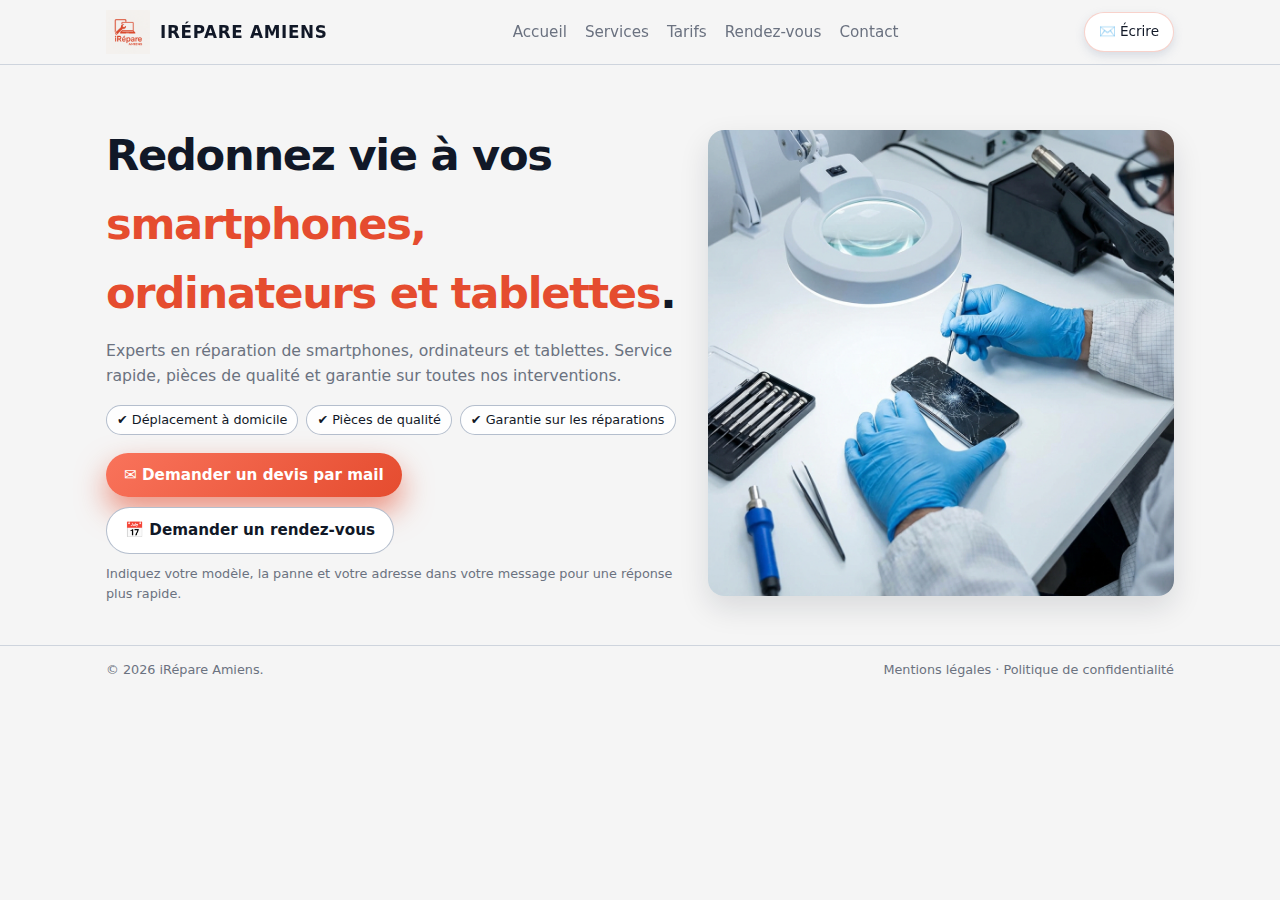
<file: index.html>
<!DOCTYPE html>
<html lang="fr">
<head>
  <meta charset="UTF-8">
  <title>iRépare Amiens - Accueil</title>
  <meta name="viewport" content="width=device-width, initial-scale=1">
  <meta name="description" content="Redonnez vie à vos appareils : réparation de smartphones, ordinateurs et tablettes à Amiens.">
  <link rel="stylesheet" href="style.css">
</head>
<body>

<header>
  <div class="container">
    <nav class="nav">
      <div class="logo-area">
        <img src="images/logo-irepare.png" alt="Logo iRépare Amiens" class="logo-img">
        <div class="logo-text">iRépare Amiens</div>
      </div>

      <button class="nav-toggle" aria-label="Basculer le menu">
        <div class="nav-toggle-box">
          <div class="nav-toggle-line"></div>
          <div class="nav-toggle-line"></div>
          <div class="nav-toggle-line"></div>
        </div>
      </button>

      <div class="nav-links">
        <a href="index.html">Accueil</a>
        <a href="services.html">Services</a>
        <a href="tarifs.html">Tarifs</a>
        <a href="rdv.html">Rendez-vous</a>
        <a href="contact.html">Contact</a>
      </div>

      <a class="btn-nav" href="mailto:irepare.amiens@gmail.com">✉️ Écrire</a>
    </nav>
  </div>
</header>

<main>
  <div class="container hero">
    <div class="hero-grid">
      <div>
        <h1>Redonnez vie à vos <span>smartphones, ordinateurs et tablettes</span>.</h1>
        <p class="hero-subtitle">
          Experts en réparation de smartphones, ordinateurs et tablettes. Service rapide,
          pièces de qualité et garantie sur toutes nos interventions.
        </p>

        <div class="hero-badges">
          <div class="hero-badge">✔ Déplacement à domicile</div>
          <div class="hero-badge">✔ Pièces de qualité</div>
          <div class="hero-badge">✔ Garantie sur les réparations</div>
        </div>

        <div class="hero-actions">
          <a class="btn btn-primary" href="mailto:irepare.amiens@gmail.com?subject=Demande%20de%20devis%20iRépare%20Amiens">
            ✉ Demander un devis par mail
          </a>
          <a class="btn btn-secondary" href="rdv.html">
            📅 Demander un rendez-vous
          </a>
        </div>

        <p class="hero-note">
          Indiquez votre modèle, la panne et votre adresse dans votre message pour une réponse plus rapide.
        </p>
      </div>

      <div class="hero-image">
        <img src="images/reparation-smartphone.jpg" alt="Technicien réparant un smartphone sur un établi.">
      </div>
    </div>
  </div>
</main>

<footer>
  <div class="container">
    <div class="footer-inner">
      <div>© <span id="year"></span> iRépare Amiens.</div>
      <div>Mentions légales · Politique de confidentialité</div>
    </div>
  </div>
  <script>
    // année
    document.getElementById('year').textContent = new Date().getFullYear();
    // menu mobile
    const nav = document.querySelector('.nav');
    const toggle = document.querySelector('.nav-toggle');
    if (toggle && nav) {
      toggle.addEventListener('click', () => {
        nav.classList.toggle('nav-open');
      });
    }
  </script>
</footer>

</body>
</html>
</file>
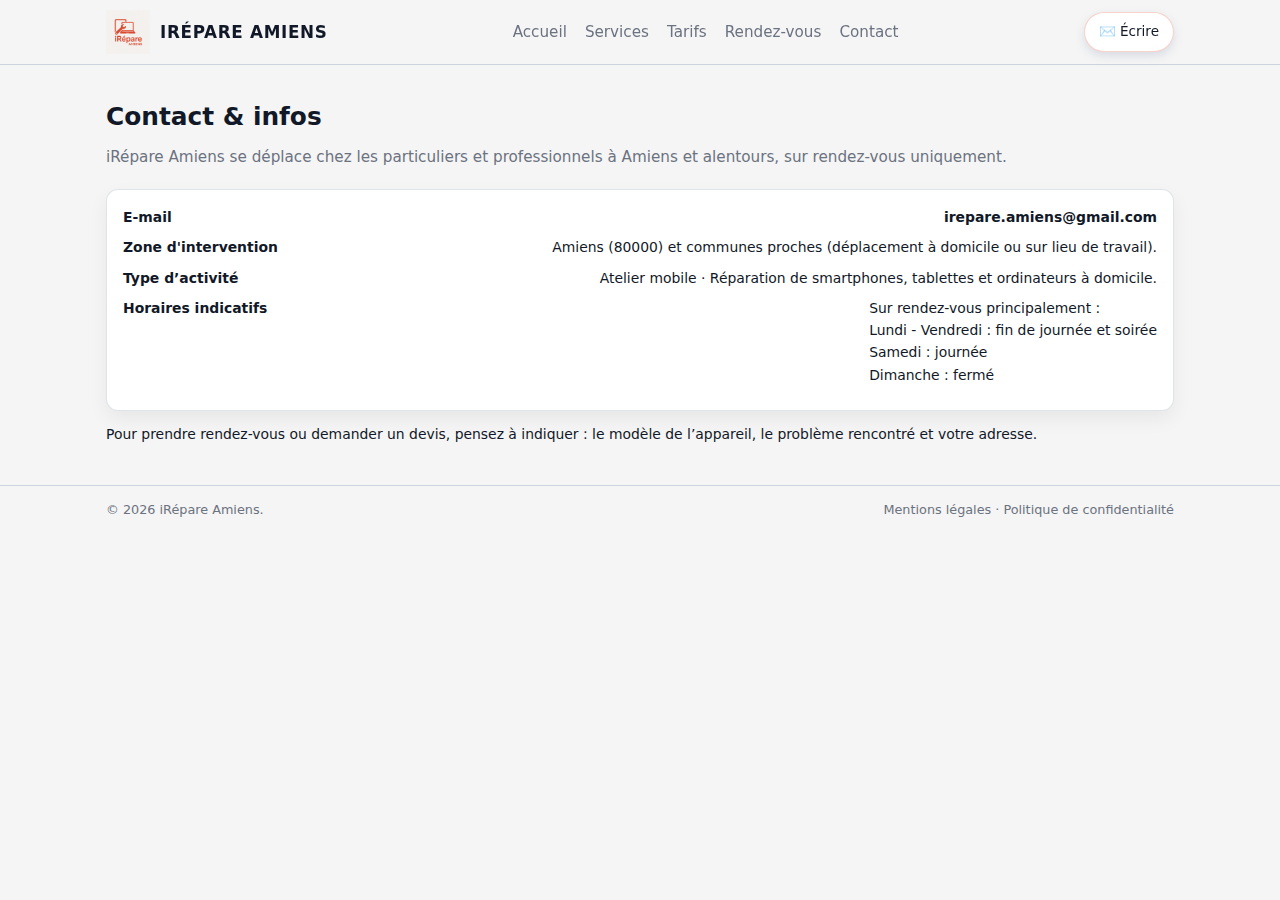
<file: contact.html>
<!DOCTYPE html>
<html lang="fr">
<head>
  <meta charset="UTF-8">
  <title>iRépare Amiens - Contact & Infos</title>
  <meta name="viewport" content="width=device-width, initial-scale=1">
  <link rel="stylesheet" href="style.css">
</head>
<body>

<header>
  <div class="container">
    <nav class="nav">
      <div class="logo-area">
        <img src="images/logo-irepare.png" alt="Logo iRépare Amiens" class="logo-img">
        <div class="logo-text">iRépare Amiens</div>
      </div>

      <button class="nav-toggle" aria-label="Basculer le menu">
        <div class="nav-toggle-box">
          <div class="nav-toggle-line"></div>
          <div class="nav-toggle-line"></div>
          <div class="nav-toggle-line"></div>
        </div>
      </button>

      <div class="nav-links">
        <a href="index.html">Accueil</a>
        <a href="services.html">Services</a>
        <a href="tarifs.html">Tarifs</a>
        <a href="rdv.html">Rendez-vous</a>
        <a href="contact.html">Contact</a>
      </div>

      <a class="btn-nav" href="mailto:irepare.amiens@gmail.com">✉️ Écrire</a>
    </nav>
  </div>
</header>

<main>
  <div class="container">
    <section>
      <h2>Contact & infos</h2>
      <p class="section-intro">
        iRépare Amiens se déplace chez les particuliers et professionnels à Amiens et alentours,
        sur rendez-vous uniquement.
      </p>

      <div class="contact-box">
        <div class="contact-row">
          <div class="contact-label">E-mail</div>
          <div>
            <a href="mailto:irepare.amiens@gmail.com"><strong>irepare.amiens@gmail.com</strong></a>
          </div>
        </div>
        <div class="contact-row">
          <div class="contact-label">Zone d'intervention</div>
          <div>
            Amiens (80000) et communes proches  
            (déplacement à domicile ou sur lieu de travail).
          </div>
        </div>
        <div class="contact-row">
          <div class="contact-label">Type d’activité</div>
          <div>
            Atelier mobile · Réparation de smartphones, tablettes et ordinateurs à domicile.
          </div>
        </div>
        <div class="contact-row">
          <div class="contact-label">Horaires indicatifs</div>
          <div>
            Sur rendez-vous principalement :<br>
            Lundi - Vendredi : fin de journée et soirée<br>
            Samedi : journée<br>
            Dimanche : fermé
          </div>
        </div>
      </div>

      <p style="margin-top:12px;font-size:0.87rem;">
        Pour prendre rendez-vous ou demander un devis, pensez à indiquer :  
        le modèle de l’appareil, le problème rencontré et votre adresse.
      </p>
    </section>
  </div>
</main>

<footer>
  <div class="container">
    <div class="footer-inner">
      <div>© <span id="year"></span> iRépare Amiens.</div>
      <div>Mentions légales · Politique de confidentialité</div>
    </div>
  </div>
  <script>
    // année
    document.getElementById('year').textContent = new Date().getFullYear();
    // menu mobile
    const nav = document.querySelector('.nav');
    const toggle = document.querySelector('.nav-toggle');
    if (toggle && nav) {
      toggle.addEventListener('click', () => {
        nav.classList.toggle('nav-open');
      });
    }
  </script>
</footer>

</body>
</html>
</file>
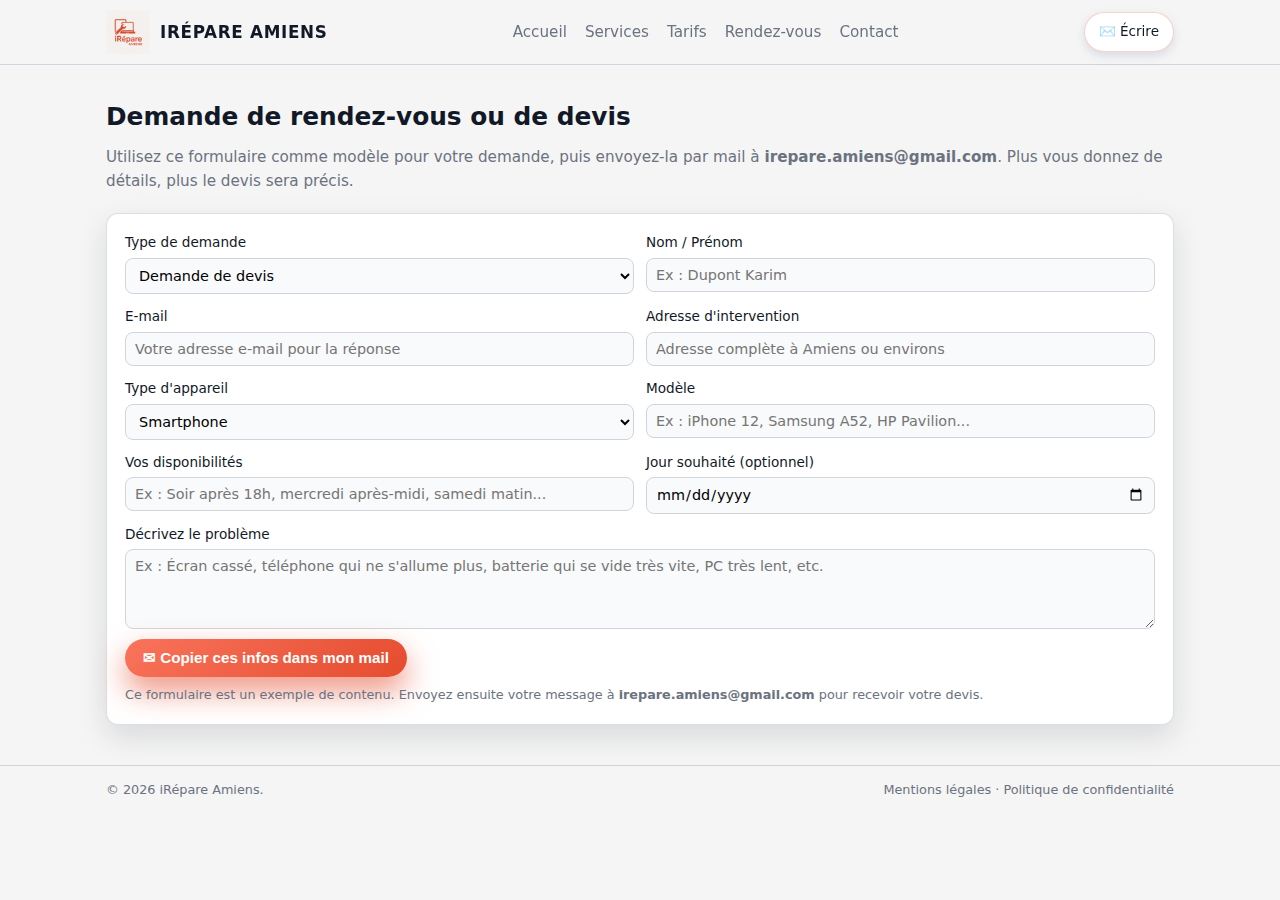
<file: rdv.html>
<!DOCTYPE html>
<html lang="fr">
<head>
  <meta charset="UTF-8">
  <title>iRépare Amiens - Rendez-vous & Devis</title>
  <meta name="viewport" content="width=device-width, initial-scale=1">
  <link rel="stylesheet" href="style.css">
</head>
<body>

<header>
  <div class="container">
    <nav class="nav">
      <div class="logo-area">
        <img src="images/logo-irepare.png" alt="Logo iRépare Amiens" class="logo-img">
        <div class="logo-text">iRépare Amiens</div>
      </div>

      <button class="nav-toggle" aria-label="Basculer le menu">
        <div class="nav-toggle-box">
          <div class="nav-toggle-line"></div>
          <div class="nav-toggle-line"></div>
          <div class="nav-toggle-line"></div>
        </div>
      </button>

      <div class="nav-links">
        <a href="index.html">Accueil</a>
        <a href="services.html">Services</a>
        <a href="tarifs.html">Tarifs</a>
        <a href="rdv.html">Rendez-vous</a>
        <a href="contact.html">Contact</a>
      </div>

      <a class="btn-nav" href="mailto:irepare.amiens@gmail.com">✉️ Écrire</a>
    </nav>
  </div>
</header>

<main>
  <div class="container">
    <section>
      <h2>Demande de rendez-vous ou de devis</h2>
      <p class="section-intro">
        Utilisez ce formulaire comme modèle pour votre demande, puis envoyez-la par mail à
        <strong><a href="mailto:irepare.amiens@gmail.com">irepare.amiens@gmail.com</a></strong>.
        Plus vous donnez de détails, plus le devis sera précis.
      </p>

      <div class="form-card">
        <form>
          <div class="form-grid">
            <div class="form-group">
              <label for="type-demande">Type de demande</label>
              <select id="type-demande">
                <option>Demande de devis</option>
                <option>Prise de rendez-vous à domicile</option>
                <option>Demande d'informations</option>
              </select>
            </div>
            <div class="form-group">
              <label for="nom">Nom / Prénom</label>
              <input id="nom" type="text" placeholder="Ex : Dupont Karim">
            </div>
            <div class="form-group">
              <label for="email">E-mail</label>
              <input id="email" type="email" placeholder="Votre adresse e-mail pour la réponse">
            </div>
            <div class="form-group">
              <label for="adresse">Adresse d'intervention</label>
              <input id="adresse" type="text" placeholder="Adresse complète à Amiens ou environs">
            </div>
            <div class="form-group">
              <label for="appareil">Type d'appareil</label>
              <select id="appareil">
                <option>Smartphone</option>
                <option>Tablette</option>
                <option>Ordinateur portable</option>
                <option>Ordinateur fixe</option>
                <option>Autre</option>
              </select>
            </div>
            <div class="form-group">
              <label for="modele">Modèle</label>
              <input id="modele" type="text" placeholder="Ex : iPhone 12, Samsung A52, HP Pavilion...">
            </div>
            <div class="form-group">
              <label for="disponibilites">Vos disponibilités</label>
              <input id="disponibilites" type="text" placeholder="Ex : Soir après 18h, mercredi après-midi, samedi matin...">
            </div>
            <div class="form-group">
              <label for="date">Jour souhaité (optionnel)</label>
              <input id="date" type="date">
            </div>
          </div>

          <div class="form-group" style="margin-top:10px;">
            <label for="probleme">Décrivez le problème</label>
            <textarea id="probleme" placeholder="Ex : Écran cassé, téléphone qui ne s'allume plus, batterie qui se vide très vite, PC très lent, etc."></textarea>
          </div>

          <div class="form-footer">
            <button type="button" class="btn btn-primary">
              ✉ Copier ces infos dans mon mail
            </button>
            <span>
              Ce formulaire est un exemple de contenu.  
              Envoyez ensuite votre message à <strong>irepare.amiens@gmail.com</strong> pour recevoir votre devis.
            </span>
          </div>
        </form>
      </div>
    </section>
  </div>
</main>

<footer>
  <div class="container">
    <div class="footer-inner">
      <div>© <span id="year"></span> iRépare Amiens.</div>
      <div>Mentions légales · Politique de confidentialité</div>
    </div>
  </div>
  <script>
    // année
    document.getElementById('year').textContent = new Date().getFullYear();
    // menu mobile
    const nav = document.querySelector('.nav');
    const toggle = document.querySelector('.nav-toggle');
    if (toggle && nav) {
      toggle.addEventListener('click', () => {
        nav.classList.toggle('nav-open');
      });
    }
  </script>
</footer>

</body>
</html>
</file>
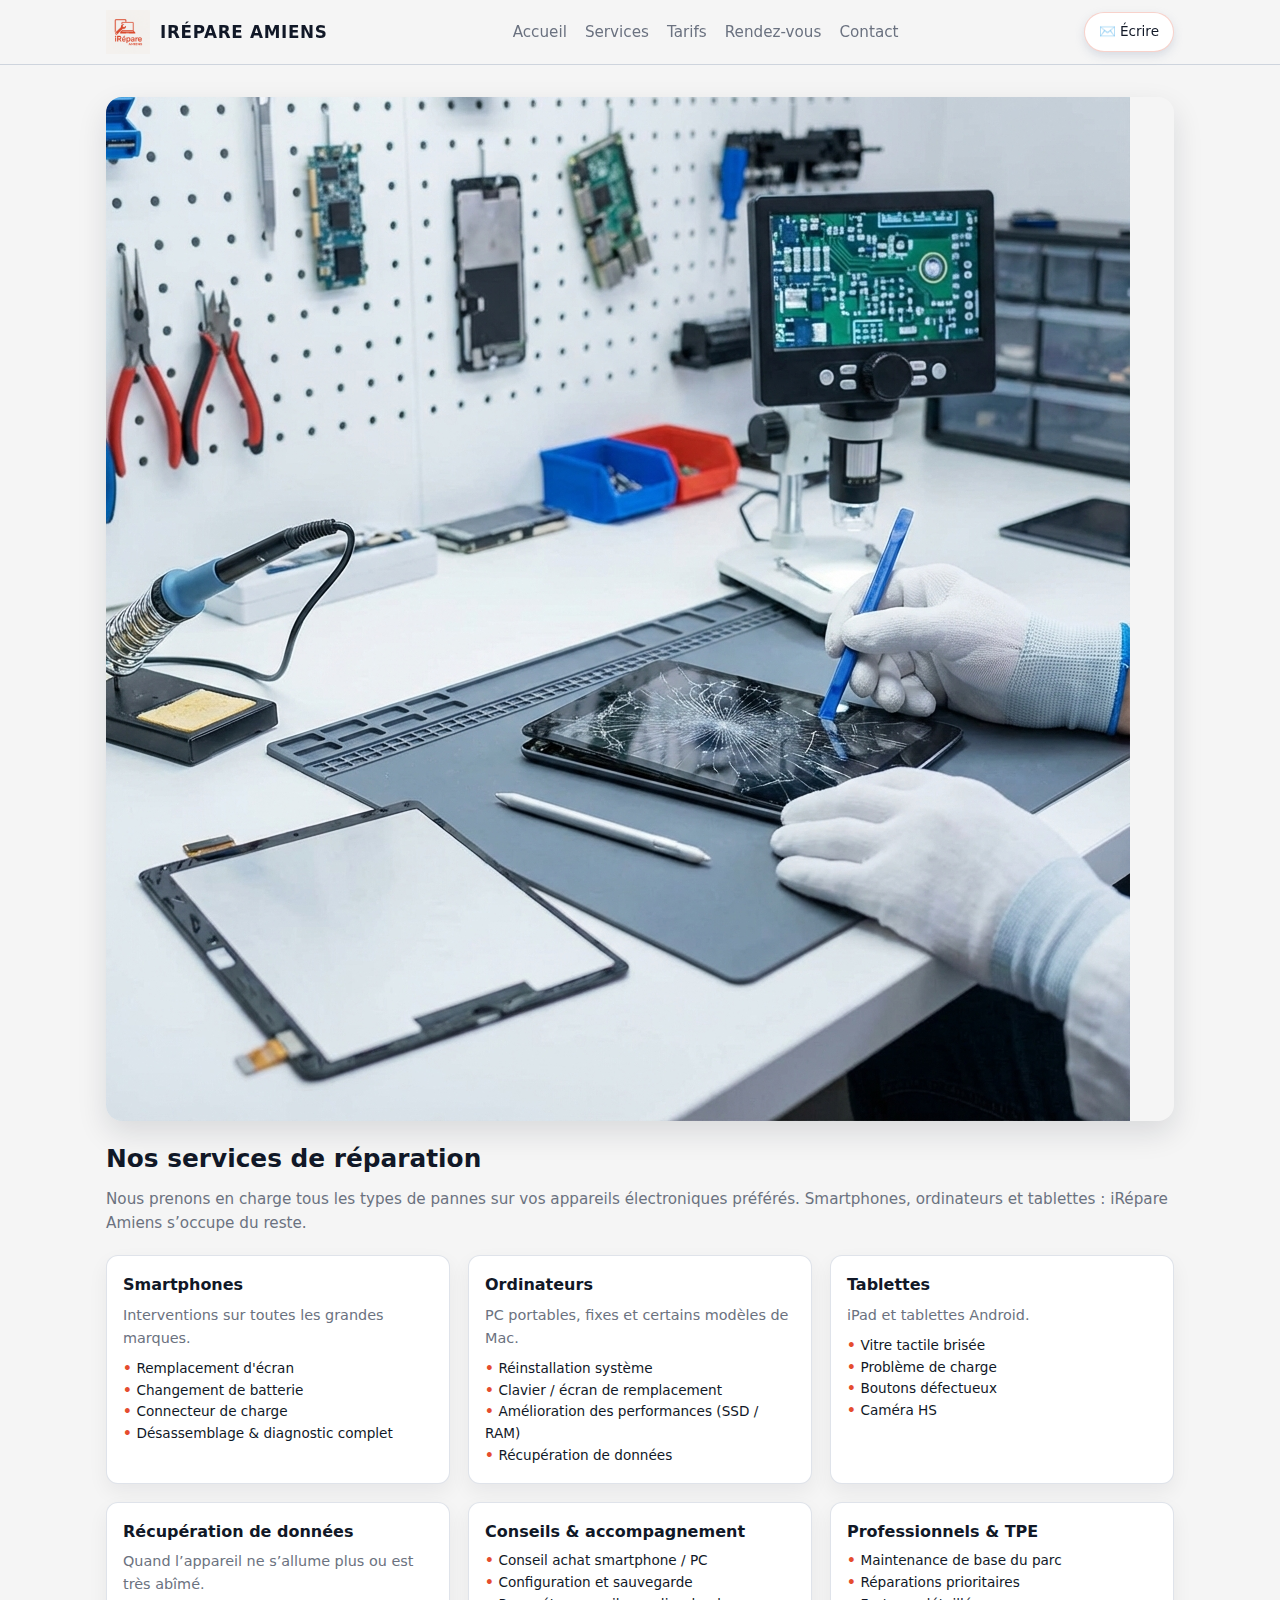
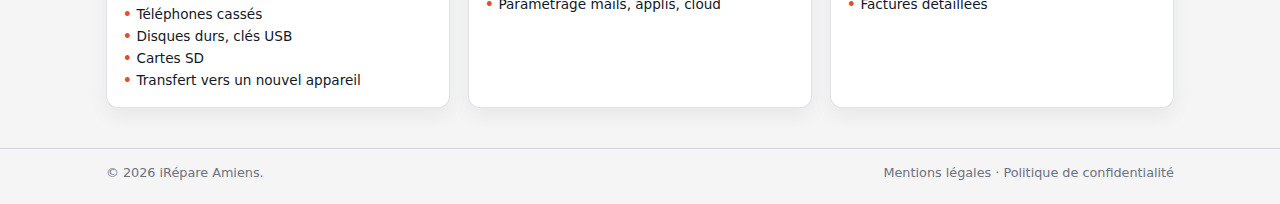
<file: services.html>
<!DOCTYPE html>
<html lang="fr">
<head>
  <meta charset="UTF-8">
  <title>iRépare Amiens - Services</title>
  <meta name="viewport" content="width=device-width, initial-scale=1">
  <link rel="stylesheet" href="style.css">
</head>
<body>

<header>
  <div class="container">
    <nav class="nav">
      <div class="logo-area">
        <img src="images/logo-irepare.png" alt="Logo iRépare Amiens" class="logo-img">
        <div class="logo-text">iRépare Amiens</div>
      </div>

      <button class="nav-toggle" aria-label="Basculer le menu">
        <div class="nav-toggle-box">
          <div class="nav-toggle-line"></div>
          <div class="nav-toggle-line"></div>
          <div class="nav-toggle-line"></div>
        </div>
      </button>

      <div class="nav-links">
        <a href="index.html">Accueil</a>
        <a href="services.html">Services</a>
        <a href="tarifs.html">Tarifs</a>
        <a href="rdv.html">Rendez-vous</a>
        <a href="contact.html">Contact</a>
      </div>

      <a class="btn-nav" href="mailto:irepare.amiens@gmail.com">✉️ Écrire</a>
    </nav>
  </div>
</header>

<main>
  <div class="container">
    <section>
      <div class="services-banner">
        <img src="images/reparation-tablette.jpg" alt="Réparation de tablette sur un établi équipé.">
      </div>

      <h2>Nos services de réparation</h2>
      <p class="section-intro">
        Nous prenons en charge tous les types de pannes sur vos appareils électroniques préférés.
        Smartphones, ordinateurs et tablettes : iRépare Amiens s’occupe du reste.
      </p>

      <div class="cards">
        <div class="card">
          <h3>Smartphones</h3>
          <p>Interventions sur toutes les grandes marques.</p>
          <ul>
            <li>Remplacement d'écran</li>
            <li>Changement de batterie</li>
            <li>Connecteur de charge</li>
            <li>Désassemblage &amp; diagnostic complet</li>
          </ul>
        </div>

        <div class="card">
          <h3>Ordinateurs</h3>
          <p>PC portables, fixes et certains modèles de Mac.</p>
          <ul>
            <li>Réinstallation système</li>
            <li>Clavier / écran de remplacement</li>
            <li>Amélioration des performances (SSD / RAM)</li>
            <li>Récupération de données</li>
          </ul>
        </div>

        <div class="card">
          <h3>Tablettes</h3>
          <p>iPad et tablettes Android.</p>
          <ul>
            <li>Vitre tactile brisée</li>
            <li>Problème de charge</li>
            <li>Boutons défectueux</li>
            <li>Caméra HS</li>
          </ul>
        </div>

        <div class="card">
          <h3>Récupération de données</h3>
          <p>Quand l’appareil ne s’allume plus ou est très abîmé.</p>
          <ul>
            <li>Téléphones cassés</li>
            <li>Disques durs, clés USB</li>
            <li>Cartes SD</li>
            <li>Transfert vers un nouvel appareil</li>
          </ul>
        </div>

        <div class="card">
          <h3>Conseils &amp; accompagnement</h3>
          <ul>
            <li>Conseil achat smartphone / PC</li>
            <li>Configuration et sauvegarde</li>
            <li>Paramétrage mails, applis, cloud</li>
          </ul>
        </div>

        <div class="card">
          <h3>Professionnels &amp; TPE</h3>
          <ul>
            <li>Maintenance de base du parc</li>
            <li>Réparations prioritaires</li>
            <li>Factures détaillées</li>
          </ul>
        </div>
      </div>
    </section>
  </div>
</main>

<footer>
  <div class="container">
    <div class="footer-inner">
      <div>© <span id="year"></span> iRépare Amiens.</div>
      <div>Mentions légales · Politique de confidentialité</div>
    </div>
  </div>
  <script>
    // année
    document.getElementById('year').textContent = new Date().getFullYear();
    // menu mobile
    const nav = document.querySelector('.nav');
    const toggle = document.querySelector('.nav-toggle');
    if (toggle && nav) {
      toggle.addEventListener('click', () => {
        nav.classList.toggle('nav-open');
      });
    }
  </script>
</footer>

</body>
</html>
</file>
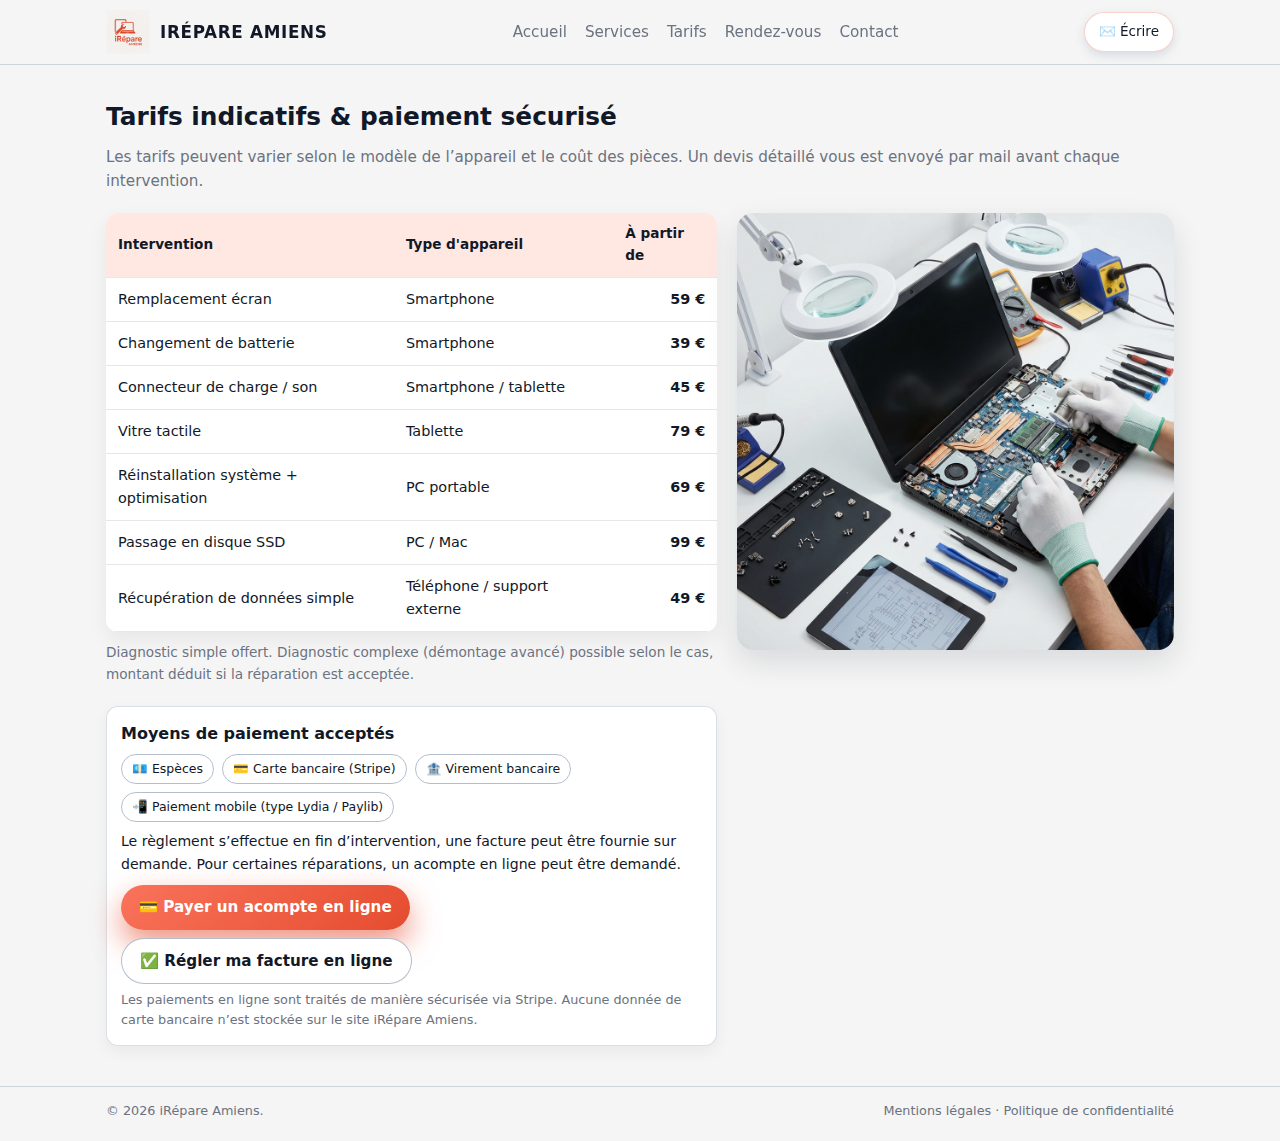
<file: tarifs.html>
<!DOCTYPE html>
<html lang="fr">
<head>
  <meta charset="UTF-8">
  <title>iRépare Amiens - Tarifs & Paiement sécurisé</title>
  <meta name="viewport" content="width=device-width, initial-scale=1">
  <link rel="stylesheet" href="style.css">
</head>
<body>

<header>
  <div class="container">
    <nav class="nav">
      <div class="logo-area">
        <img src="images/logo-irepare.png" alt="Logo iRépare Amiens" class="logo-img">
        <div class="logo-text">iRépare Amiens</div>
      </div>

      <button class="nav-toggle" aria-label="Basculer le menu">
        <div class="nav-toggle-box">
          <div class="nav-toggle-line"></div>
          <div class="nav-toggle-line"></div>
          <div class="nav-toggle-line"></div>
        </div>
      </button>

      <div class="nav-links">
        <a href="index.html">Accueil</a>
        <a href="services.html">Services</a>
        <a href="tarifs.html">Tarifs</a>
        <a href="rdv.html">Rendez-vous</a>
        <a href="contact.html">Contact</a>
      </div>

      <a class="btn-nav" href="mailto:irepare.amiens@gmail.com">✉️ Écrire</a>
    </nav>
  </div>
</header>

<main>
  <div class="container">
    <section>
      <h2>Tarifs indicatifs & paiement sécurisé</h2>
      <p class="section-intro">
        Les tarifs peuvent varier selon le modèle de l’appareil et le coût des pièces.  
        Un devis détaillé vous est envoyé par mail avant chaque intervention.
      </p>

      <div class="tarif-layout">
        <div>
          <table class="tarif-table">
            <thead>
            <tr>
              <th>Intervention</th>
              <th>Type d'appareil</th>
              <th class="price">À partir de</th>
            </tr>
            </thead>
            <tbody>
            <tr>
              <td>Remplacement écran</td>
              <td>Smartphone</td>
              <td class="price">59 €</td>
            </tr>
            <tr>
              <td>Changement de batterie</td>
              <td>Smartphone</td>
              <td class="price">39 €</td>
            </tr>
            <tr>
              <td>Connecteur de charge / son</td>
              <td>Smartphone / tablette</td>
              <td class="price">45 €</td>
            </tr>
            <tr>
              <td>Vitre tactile</td>
              <td>Tablette</td>
              <td class="price">79 €</td>
            </tr>
            <tr>
              <td>Réinstallation système + optimisation</td>
              <td>PC portable</td>
              <td class="price">69 €</td>
            </tr>
            <tr>
              <td>Passage en disque SSD</td>
              <td>PC / Mac</td>
              <td class="price">99 €</td>
            </tr>
            <tr>
              <td>Récupération de données simple</td>
              <td>Téléphone / support externe</td>
              <td class="price">49 €</td>
            </tr>
            </tbody>
          </table>

          <p style="font-size:0.85rem;color:#6b7280;margin-top:10px;">
            Diagnostic simple offert. Diagnostic complexe (démontage avancé) possible selon le cas,
            montant déduit si la réparation est acceptée.
          </p>

          <div class="payment-box">
            <h3>Moyens de paiement acceptés</h3>
            <div class="payment-tags">
              <span class="payment-tag">💶 Espèces</span>
              <span class="payment-tag">💳 Carte bancaire (Stripe)</span>
              <span class="payment-tag">🏦 Virement bancaire</span>
              <span class="payment-tag">📲 Paiement mobile (type Lydia / Paylib)</span>
            </div>
            <p>
              Le règlement s’effectue en fin d’intervention, une facture peut être fournie sur demande.
              Pour certaines réparations, un acompte en ligne peut être demandé.
            </p>

            <div class="payment-actions">
              <a id="btn-acompte-stripe"
                 class="btn btn-primary"
                 href="https://buy.stripe.com/eVqdR9fgebDu91mg8dbEA00"
                 target="_blank" rel="noopener noreferrer">
                💳 Payer un acompte en ligne
              </a>

              <a id="btn-facture-stripe"
                 class="btn btn-secondary"
                 href="https://buy.stripe.com/eVqdR9fgebDu91mg8dbEA00"
                 target="_blank" rel="noopener noreferrer">
                ✅ Régler ma facture en ligne
              </a>
            </div>

            <p style="font-size:0.8rem;margin-top:6px;color:#6b7280;">
              Les paiements en ligne sont traités de manière sécurisée via Stripe.  
              Aucune donnée de carte bancaire n’est stockée sur le site iRépare Amiens.
            </p>
          </div>
        </div>

        <div class="tarif-aside-image">
          <img src="images/reparation-ordinateur.jpg" alt="Réparation d'un ordinateur portable avec la carte mère apparente.">
        </div>
      </div>
    </section>
  </div>
</main>

<footer>
  <div class="container">
    <div class="footer-inner">
      <div>© <span id="year"></span> iRépare Amiens.</div>
      <div>Mentions légales · Politique de confidentialité</div>
    </div>
  </div>
  <script>
    // année
    document.getElementById('year').textContent = new Date().getFullYear();
    // menu mobile
    const nav = document.querySelector('.nav');
    const toggle = document.querySelector('.nav-toggle');
    if (toggle && nav) {
      toggle.addEventListener('click', () => {
        nav.classList.toggle('nav-open');
      });
    }
  </script>
</footer>

</body>
</html>
</file>
<file: style.css>
:root {
  --primary: #e54c2f;
  --primary-dark: #c53b24;
  --bg: #f5f5f5;
  --text: #111827;
  --muted: #6b7280;
  --white: #ffffff;
  --radius: 12px;
  --shadow: 0 12px 30px rgba(15, 23, 42, 0.12);
}

* { box-sizing:border-box; margin:0; padding:0; }

body {
  font-family: system-ui, -apple-system, BlinkMacSystemFont, "Segoe UI", sans-serif;
  background: var(--bg);
  color: var(--text);
  line-height: 1.6;
}

a { text-decoration:none; color:inherit; }
img { max-width:100%; display:block; }

/* Layout */

header {
  position: sticky;
  top: 0;
  z-index: 50;
  backdrop-filter: blur(12px);
  background: rgba(245,245,245,0.96);
  border-bottom: 1px solid rgba(148,163,184,0.4);
}

.container { max-width:1100px; margin:0 auto; padding:0 16px; }

.nav {
  display:flex; align-items:center; justify-content:space-between;
  padding:10px 0; gap:16px;
  position:relative;
}

.logo-area { display:flex; align-items:center; gap:10px; }
.logo-img { height:44px; width:auto; }
.logo-text { font-weight:700; font-size:1.05rem; letter-spacing:0.04em; text-transform:uppercase; }

.nav-links {
  display:flex; flex-wrap:wrap; align-items:center; gap:18px; font-size:0.95rem;
}

.nav-links a { color:var(--muted); position:relative; }
.nav-links a::after {
  content:""; position:absolute; left:0; bottom:-4px; width:0; height:2px;
  border-radius:999px; background:var(--primary); transition:width 0.2s ease;
}
.nav-links a:hover { color:var(--primary-dark); }
.nav-links a:hover::after { width:100%; }

.btn-nav {
  padding:8px 14px; border-radius:999px;
  border:1px solid rgba(229,76,47,0.25);
  background:var(--white); font-size:0.85rem; font-weight:500;
  display:inline-flex; align-items:center; gap:6px;
  box-shadow:0 4px 10px rgba(148,163,184,0.3);
}

/* Hamburger button */

.nav-toggle {
  display:none;
  border:none;
  background:transparent;
  padding:6px;
  cursor:pointer;
}

.nav-toggle-box {
  width:24px;
  height:18px;
  display:flex;
  flex-direction:column;
  justify-content:space-between;
}

.nav-toggle-line {
  height:3px;
  border-radius:999px;
  background:#111827;
}

/* Hero & sections */

main { padding:32px 0 40px; }

.hero { padding-top:24px; }

.hero-grid {
  display:grid;
  grid-template-columns:minmax(0,1.1fr) minmax(0,0.9fr);
  gap:32px; align-items:center;
}

h1 {
  font-size:clamp(2.1rem,3.4vw,2.7rem);
  letter-spacing:-0.03em;
  margin-bottom:10px;
}

h1 span { color:var(--primary); }

.hero-subtitle { color:var(--muted); font-size:0.98rem; margin-bottom:16px; }

.hero-badges { display:flex; flex-wrap:wrap; gap:8px; margin-bottom:18px; font-size:0.8rem; }
.hero-badge {
  padding:4px 10px; border-radius:999px;
  border:1px solid rgba(148,163,184,0.7);
  background:rgba(255,255,255,0.9);
}

.btn {
  display:inline-flex; align-items:center; justify-content:center;
  gap:8px; padding:10px 18px; border-radius:999px; border:none;
  font-size:0.95rem; font-weight:600; cursor:pointer;
  transition:transform 0.12s ease, box-shadow 0.12s ease, background 0.12s ease;
  white-space:nowrap;
}

.btn-primary {
  background:linear-gradient(135deg,#f9735b,#e54c2f);
  color:var(--white);
  box-shadow:0 14px 30px rgba(229,76,47,0.6);
}
.btn-primary:hover { transform:translateY(-1px); box-shadow:0 18px 40px rgba(229,76,47,0.7); }

.btn-secondary { background:var(--white); border:1px solid rgba(148,163,184,0.7); color:#111827; }
.btn-secondary:hover { background:#e5e7eb; }

.hero-actions { display:flex; flex-wrap:wrap; gap:10px; margin-bottom:10px; }
.hero-note { font-size:0.8rem; color:var(--muted); }

.hero-image { border-radius:16px; overflow:hidden; box-shadow:var(--shadow); }

/* Sections & cards */

section h2 { font-size:1.55rem; margin-bottom:8px; }

.section-intro { color:var(--muted); font-size:0.95rem; margin-bottom:20px; }

.cards {
  display:grid;
  grid-template-columns:repeat(3,minmax(0,1fr));
  gap:18px;
}

.card {
  background:var(--white); border-radius:var(--radius); padding:16px;
  box-shadow:0 8px 20px rgba(15,23,42,0.06);
  border:1px solid rgba(148,163,184,0.3);
  font-size:0.9rem;
}

.card h3 { margin-bottom:6px; font-size:1rem; }
.card p { color:var(--muted); margin-bottom:8px; }

.card ul { list-style:none; padding-left:0; font-size:0.85rem; }
.card ul li::before { content:"• "; color:var(--primary); font-weight:700; }

/* Services banner */

.services-banner { border-radius:16px; overflow:hidden; margin-bottom:18px; box-shadow:var(--shadow); }

/* Tarifs layout */

.tarif-layout {
  display:grid;
  grid-template-columns:minmax(0,1.4fr) minmax(0,1fr);
  gap:20px;
  align-items:start;
}

.tarif-table {
  width:100%; border-collapse:collapse; background:var(--white);
  border-radius:var(--radius); overflow:hidden; font-size:0.9rem;
  box-shadow:0 8px 20px rgba(15,23,42,0.06);
}

.tarif-table th, .tarif-table td {
  padding:10px 12px; border-bottom:1px solid #e5e7eb;
}

.tarif-table th { background:#ffe8e2; text-align:left; font-size:0.85rem; }
.tarif-table td.price { text-align:right; font-weight:600; }

.tarif-aside-image { border-radius:16px; overflow:hidden; box-shadow:var(--shadow); }

/* Payment box */

.payment-box {
  margin-top:20px;
  background:var(--white);
  border-radius:var(--radius);
  padding:14px;
  box-shadow:0 6px 16px rgba(15,23,42,0.05);
  border:1px solid rgba(148,163,184,0.35);
  font-size:0.88rem;
}

.payment-box h3 {
  font-size:1rem;
  margin-bottom:6px;
}

.payment-tags {
  display:flex;
  flex-wrap:wrap;
  gap:8px;
  margin:8px 0;
}

.payment-tag {
  padding:4px 10px;
  border-radius:999px;
  border:1px solid rgba(148,163,184,0.7);
  font-size:0.78rem;
}

.payment-actions {
  display:flex;
  flex-wrap:wrap;
  gap:8px;
  margin-top:10px;
}

/* Form */

.form-card {
  background:var(--white); border-radius:var(--radius); padding:18px;
  box-shadow:var(--shadow);
  border:1px solid rgba(148,163,184,0.35);
}

.form-grid {
  display:grid;
  grid-template-columns:repeat(2,minmax(0,1fr));
  gap:12px;
}

.form-group { display:flex; flex-direction:column; gap:4px; font-size:0.85rem; }
.form-group label { font-weight:500; }

.form-group input,
.form-group select,
.form-group textarea {
  padding:8px 9px; border-radius:8px; border:1px solid #d1d5db;
  font-size:0.9rem; font-family:inherit; outline:none; background:#f9fafb;
}

.form-group textarea { min-height:80px; resize:vertical; }

.form-group input:focus,
.form-group select:focus,
.form-group textarea:focus {
  border-color:var(--primary);
  box-shadow:0 0 0 1px rgba(229,76,47,0.45);
  background:#ffffff;
}

.form-footer {
  display:flex; flex-wrap:wrap; align-items:center; justify-content:space-between;
  gap:8px; margin-top:10px; font-size:0.8rem; color:var(--muted);
}

/* Contact */

.contact-box {
  background:var(--white); border-radius:var(--radius); padding:16px;
  box-shadow:0 8px 20px rgba(15,23,42,0.06);
  border:1px solid rgba(148,163,184,0.3);
  font-size:0.87rem;
}

.contact-row { display:flex; justify-content:space-between; gap:12px; margin-bottom:8px; }
.contact-label { font-weight:600; }

/* Footer */

footer {
  border-top:1px solid rgba(148,163,184,0.4);
  padding:14px 0 20px;
  font-size:0.8rem;
  color:var(--muted);
}

.footer-inner { display:flex; align-items:center; justify-content:space-between; gap:12px; flex-wrap:wrap; }

footer a { text-decoration:underline; }

/* Responsive */

@media (max-width:900px) {
  .hero-grid, .tarif-layout { grid-template-columns:minmax(0,1fr); }

  .nav-links {
    display:none;
  }

  .nav.nav-open .nav-links {
    display:flex;
    flex-direction:column;
    position:absolute;
    top:100%;
    right:16px;
    left:16px;
    margin-top:8px;
    padding:10px 12px;
    border-radius:12px;
    background:rgba(255,255,255,0.98);
    box-shadow:0 18px 45px rgba(15,23,42,0.28);
    border:1px solid rgba(148,163,184,0.4);
    gap:10px;
    font-size:0.95rem;
  }

  .btn-nav {
    display:none;
  }

  .nav-toggle {
    display:block;
  }
}

@media (max-width:720px) {
  .cards { grid-template-columns:minmax(0,1fr); }
  .form-grid { grid-template-columns:minmax(0,1fr); }
}
</file>
